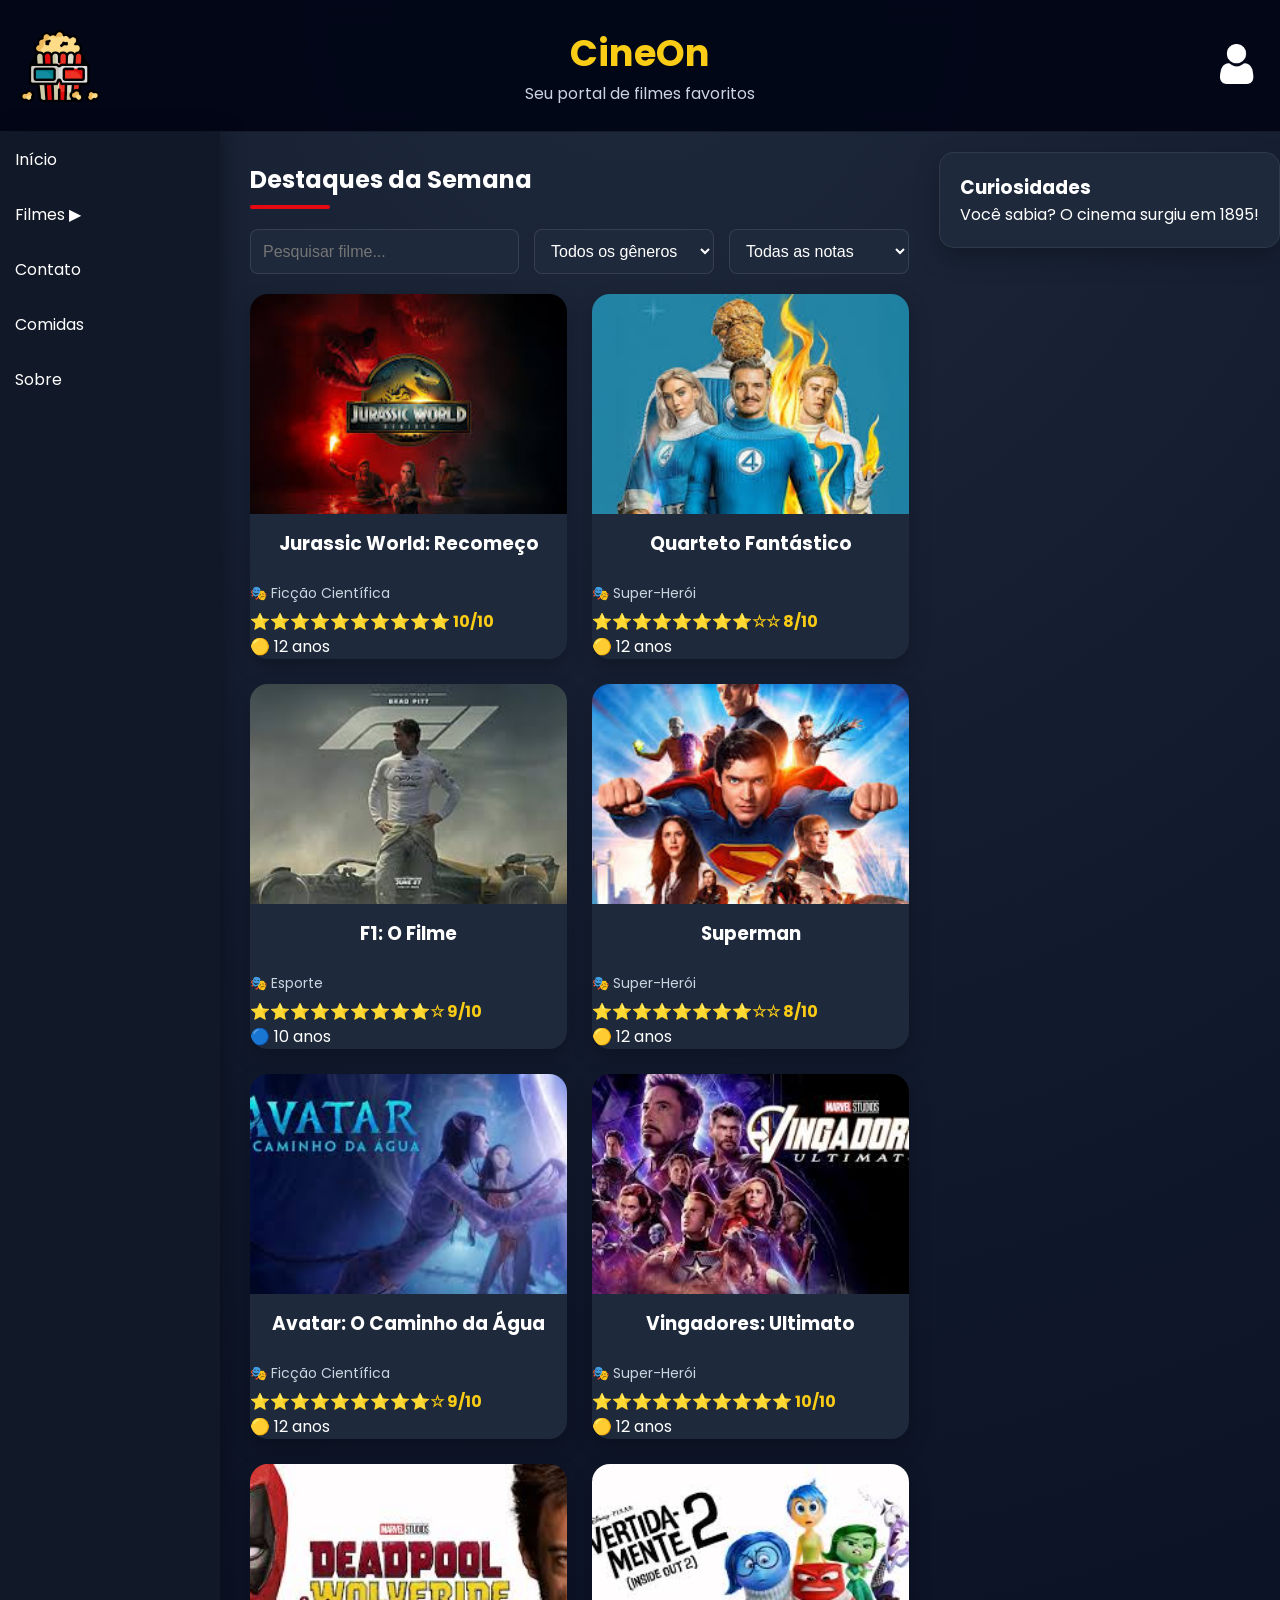
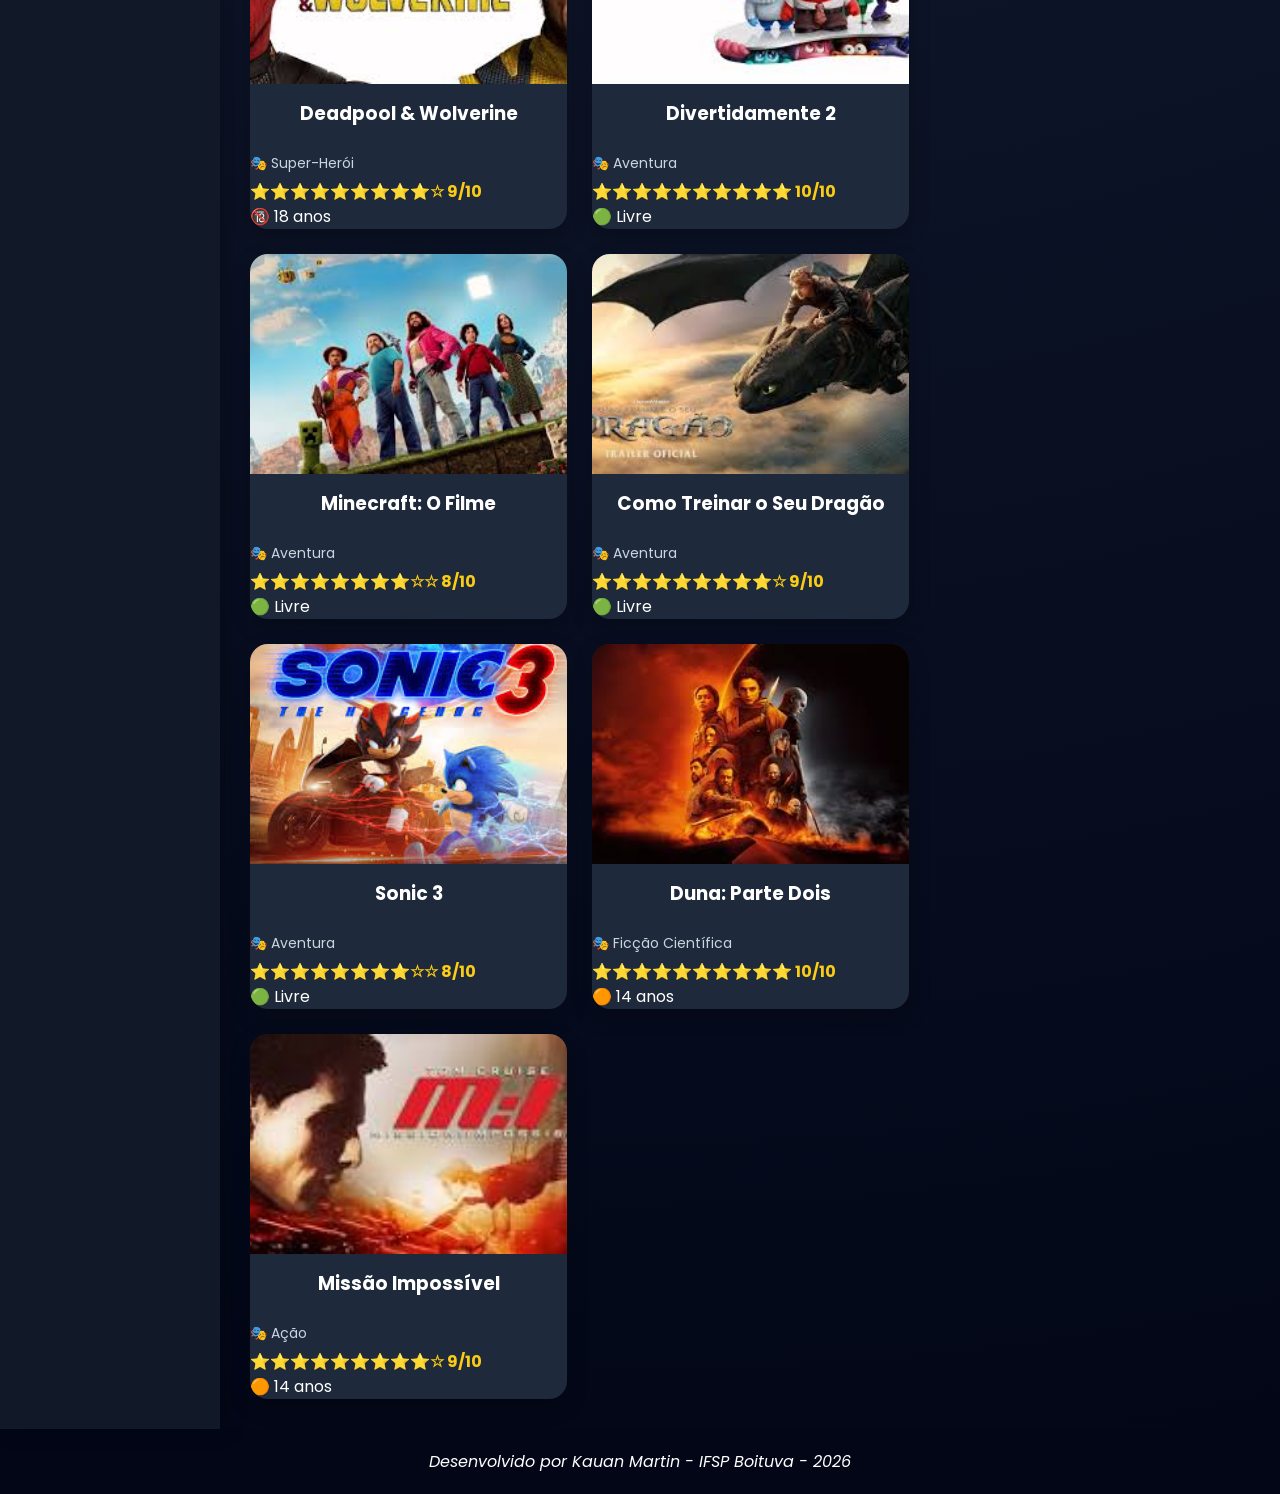
<file: index.html>
<!DOCTYPE html>
<html lang="pt-br">

<head>
    <meta charset="UTF-8">
    <meta name="viewport" content="width=device-width, initial-scale=1.0">
    <title>CineOn</title>
    <link rel="icon" href="imagens/pipoca.ico" type="image/png">
    <link rel="stylesheet" href="estilos/layout.css">
    <link rel="stylesheet" href="estilos/cards.css">
    <link href="https://fonts.googleapis.com/css2?family=Poppins:wght@300;400;500;600;700&display=swap"
        rel="stylesheet">
</head>

<body>
    <header>
        <img src="imagens/pipoca.png" alt="Logo">

        <section>
            <h1>CineOn</h1>
            <p>Seu portal de filmes favoritos</p>
        </section>
        <section class="usuario">
            <span id="areaUsuario"></span>

            <button id="btnCadastro">
                <img src="imagens/perfil.png" alt="Perfil">
            </button>
            <button id="btnLogout" style="display:none;">
                <img src="imagens/sair.png" alt="Logout">
            </button>
        </section>
    </header>

    <nav>
        <ul>
            <li><a href="index.html">Início</a></li>
            <li>
                <a href="#">Filmes ▶</a>
                <ul>
                    <li><a href="paginas/oscar.html">Últimos Vencedores do Oscar</a></li>
                    <li><a href="paginas/embreve.html">Em breve</a></li>

                </ul>
            </li>
            <li><a href="paginas/contato.html">Contato</a></li>
            <li><a href="paginas/comidas.html">Comidas</a></li>
            <li><a href="paginas/sobre.html">Sobre</a></li>
        </ul>
    </nav>

    <main>
        <section>
            <h2>Destaques da Semana</h2>

            <div class="filtros">
                <input type="text" id="pesquisa" placeholder="Pesquisar filme...">

                <select id="filtroGenero">
                    <option value="todos">Todos os gêneros</option>
                    <option value="acao">Ação</option>
                    <option value="aventura">Aventura</option>
                    <option value="ficcao">Ficção Científica</option>
                    <option value="esporte">Esporte</option>
                    <option value="super-heroi">Super-Herói</option>
                </select>

                <select id="filtroNota">
                    <option value="0">Todas as notas</option>
                    <option value="8">8+</option>
                    <option value="9">9+</option>
                    <option value="10">10</option>
                </select>
            </div>



            <article class="cards">
                <a class="filme-card" target="_blank" href="https://www.youtube.com/watch?v=jan5CFWs9ic"
                    data-nome="Jurassic World: Recomeço" data-genero="ficcao" data-nota="10" data-idade="12" data-sinopse="Uma nova expedição viaja para uma ilha remota repleta de dinossauros em busca de material genético capaz de revolucionar a medicina.">
                    <img src="imagens/jurassicworld.jpeg" alt="Jurassic World: Recomeço">
                    <h3>Jurassic World: Recomeço</h3>
                    <p class="genero">🎭 Ficção Científica</p>
                    <p class="nota">⭐⭐⭐⭐⭐⭐⭐⭐⭐⭐ 10/10</p>
                    <p class="classificacao">🟡 12 anos</p>
                </a>

                <a class="filme-card" target="_blank" href="https://www.youtube.com/watch?v=AzMo-FgRp64"
                    data-nome="Quarteto Fantástico" data-genero="super-heroi" data-nota="8" data-idade="12" data-sinopse="Quatro astronautas ganham poderes extraordinários após um acidente cósmico e precisam salvar a Terra de uma ameaça intergaláctica.">
                    <img src="imagens/quarteto.jpeg" alt="Quarteto Fantástico">
                    <h3>Quarteto Fantástico</h3>
                    <p class="genero">🎭 Super-Herói</p>
                    <p class="nota">⭐⭐⭐⭐⭐⭐⭐⭐☆☆ 8/10</p>
                    <p class="classificacao">🟡 12 anos</p>
                </a>

                <a class="filme-card" target="_blank" href="https://www.youtube.com/watch?v=CT2_P2DZBR0"
                    data-nome="F1: O Filme" data-genero="esporte" data-nota="9" data-idade="10" data-sinopse="Um ex-piloto retorna às pistas para orientar uma jovem promessa da Fórmula 1 em busca da vitória.">
                    <img src="imagens/F1.jpeg" alt="F1: O Filme">
                    <h3>F1: O Filme</h3>
                    <p class="genero">🎭 Esporte</p>
                    <p class="nota">⭐⭐⭐⭐⭐⭐⭐⭐⭐☆ 9/10</p>
                    <p class="classificacao">🔵 10 anos</p>
                </a>

                <a class="filme-card" target="_blank" href="https://www.youtube.com/watch?v=Ox8ZLF6cGM0"
                    data-nome="Superman" data-genero="super-heroi" data-nota="8" data-idade="12" data-sinopse="Clark Kent tenta equilibrar sua vida humana enquanto protege o planeta como o poderoso Superman.">
                    <img src="imagens/superman.jpeg" alt="Superman">
                    <h3>Superman</h3>
                    <p class="genero">🎭 Super-Herói</p>
                    <p class="nota">⭐⭐⭐⭐⭐⭐⭐⭐☆☆ 8/10</p>
                    <p class="classificacao">🟡 12 anos</p>
                </a>

                <a class="filme-card" target="_blank" href="https://www.youtube.com/watch?v=d9MyW72ELq0"
                    data-nome="Avatar: O Caminho da Água" data-genero="ficcao" data-nota="9" data-idade="12" data-sinopse="Jake Sully e Neytiri enfrentam novas ameaças enquanto exploram os oceanos e as tribos aquáticas de Pandora.">
                    <img src="imagens/avatar.jpeg" alt="Avatar: O Caminho da Água">
                    <h3>Avatar: O Caminho da Água</h3>
                    <p class="genero">🎭 Ficção Científica</p>
                    <p class="nota">⭐⭐⭐⭐⭐⭐⭐⭐⭐☆ 9/10</p>
                    <p class="classificacao">🟡 12 anos</p>
                </a>

                <a class="filme-card" target="_blank" href="https://www.youtube.com/watch?v=TcMBFSGVi1c"
                    data-nome="Vingadores: Ultimato" data-genero="super-heroi" data-nota="10" data-idade="12" data-sinopse="Os Vingadores enfrentam seu desafio mais difícil: salvar o universo da destruição.">
                    <img src="imagens/vingadores.jpeg" alt="Vingadores: Ultimato">
                    <h3>Vingadores: Ultimato</h3>
                    <p class="genero">🎭 Super-Herói</p>
                    <p class="nota">⭐⭐⭐⭐⭐⭐⭐⭐⭐⭐ 10/10</p>
                    <p class="classificacao">🟡 12 anos</p>
                </a>

                <a class="filme-card" target="_blank" href="https://www.youtube.com/watch?v=73_1biulkYk"
                    data-nome="Deadpool & Wolverine" data-genero="super-heroi" data-nota="9" data-idade="18" data-sinopse="Deadpool e Wolverine enfrentam um novo desafio que os coloca em conflito com uma ameaça que ameaça o universo.">
                    <img src="imagens/deadpool.jpeg" alt="Deadpool & Wolverine">
                    <h3>Deadpool & Wolverine</h3>
                    <p class="genero">🎭 Super-Herói</p>
                    <p class="nota">⭐⭐⭐⭐⭐⭐⭐⭐⭐☆ 9/10</p>
                    <p class="classificacao">🔞 18 anos</p>
                </a>

                <a class="filme-card" target="_blank" href="https://www.youtube.com/watch?v=LEjhY15eCx0"
                    data-nome="Divertidamente 2" data-genero="aventura" data-nota="10" data-idade="Livre" data-sinopse="A vida de Riley muda quando ela se muda para uma nova cidade, enfrentando novas emoções e desafios.">
                    <img src="imagens/divertidamente.jpeg" alt="Divertidamente 2">
                    <h3>Divertidamente 2</h3>
                    <p class="genero">🎭 Aventura</p>
                    <p class="nota">⭐⭐⭐⭐⭐⭐⭐⭐⭐⭐ 10/10</p>
                    <p class="classificacao">🟢 Livre</p>
                </a>

                <a class="filme-card" target="_blank" href="https://www.youtube.com/watch?v=wJO_vIDZn-I"
                    data-nome="Minecraft: O Filme" data-genero="aventura" data-nota="8" data-idade="Livre" data-sinopse="Um jovem explorador se aventura em um mundo de blocos e criaturas misteriosas.">
                    <img src="imagens/minecraft.jpeg" alt="Minecraft: O Filme">
                    <h3>Minecraft: O Filme</h3>
                    <p class="genero">🎭 Aventura</p>
                    <p class="nota">⭐⭐⭐⭐⭐⭐⭐⭐☆☆ 8/10</p>
                    <p class="classificacao">🟢 Livre</p>
                </a>

                <a class="filme-card" target="_blank" href="https://www.youtube.com/watch?v=22w7z_lT6YM"
                    data-nome="Como Treinar o Seu Dragão" data-genero="aventura" data-nota="9" data-idade="Livre" data-sinopse="Hiccup e Toothless enfrentam novas ameaças enquanto exploram o mundo dos dragões.">
                    <img src="imagens/dragao.jpeg" alt="Como Treinar o Seu Dragão">
                    <h3>Como Treinar o Seu Dragão</h3>
                    <p class="genero">🎭 Aventura</p>
                    <p class="nota">⭐⭐⭐⭐⭐⭐⭐⭐⭐☆ 9/10</p>
                    <p class="classificacao">🟢 Livre</p>
                </a>

                <a class="filme-card" target="_blank" href="https://www.youtube.com/watch?v=qSu6i2iFMO0"
                    data-nome="Sonic 3" data-genero="aventura" data-nota="8" data-idade="Livre" data-sinopse="Sonic se une a Tails e Knuckles para enfrentar o vilão Dr. Eggman e salvar seu reino.">
                    <img src="imagens/sonic.jpeg" alt="Sonic 3">
                    <h3>Sonic 3</h3>
                    <p class="genero">🎭 Aventura</p>
                    <p class="nota">⭐⭐⭐⭐⭐⭐⭐⭐☆☆ 8/10</p>
                    <p class="classificacao">🟢 Livre</p>
                </a>

                <a class="filme-card" target="_blank" href="https://www.youtube.com/watch?v=Way9Dexny3w"
                    data-nome="Duna: Parte Dois" data-genero="ficcao" data-nota="10" data-idade="14" data-sinopse="Paul Atreides enfrenta os desafios de liderar a rebelião e proteger sua família em um universo em transformação.">
                    <img src="imagens/duna.jpeg" alt="Duna: Parte Dois">
                    <h3>Duna: Parte Dois</h3>
                    <p class="genero">🎭 Ficção Científica</p>
                    <p class="nota">⭐⭐⭐⭐⭐⭐⭐⭐⭐⭐ 10/10</p>
                    <p class="classificacao">🟠 14 anos</p>
                </a>

                <a class="filme-card" target="_blank" href="https://www.youtube.com/watch?v=fsQgc9pCyDU"
                    data-nome="Missão Impossível" data-genero="acao" data-nota="9" data-idade="14" data-sinopse="Ethan Hunt e sua equipe enfrentam um novo desafio que os coloca em conflito com uma ameaça que ameaça o mundo.">
                    <img src="imagens/missao.jpeg" alt="Missão Impossível">
                    <h3>Missão Impossível</h3>
                    <p class="genero">🎭 Ação</p>
                    <p class="nota">⭐⭐⭐⭐⭐⭐⭐⭐⭐☆ 9/10</p>
                    <p class="classificacao">🟠 14 anos</p>
                </a>
            </article>
        </section>
    </main>

    <aside>
        <h3>Curiosidades</h3>
        <p>Você sabia? O cinema surgiu em 1895!</p>
    </aside>

    <footer>
        <address>Desenvolvido por Kauan Martin - IFSP Boituva - 2026</address>
    </footer>

    <div id="modalCadastro" class="modal">

        <form id="cadastro">

            <h2>Cadastro</h2>

            <input type="text" id="nomeUsuario" placeholder="Nome" required>

            <input type="date" id="idadeUsuario" required>

            <input type="email" id="emailUsuario" placeholder="E-mail" required>

            <input type="password" id="senhaUsuario" placeholder="Senha" required>

            <button type="submit">
                Entrar
            </button>

        </form>

    </div>
    <aside id="painelFilme">

        <button id="fecharPainel">✖</button>

        <h2 id="tituloFilme"></h2>

        <p id="sinopseFilme"></p>

        <p id="notaFilme"></p>

        <p id="idadeFilme"></p>

        <a id="btnTrailer" target="_blank">
            ▶ Ver Trailer
        </a>

        <a id="btnFilme" target="_blank">
            🎬 Assistir Filme
        </a>

    </aside>
    <script src="script/filtros.js"></script>
    <script src="script/cadastro.js"></script>
    <script src="script/filmes.js"></script>
</body>

</html>
</file>
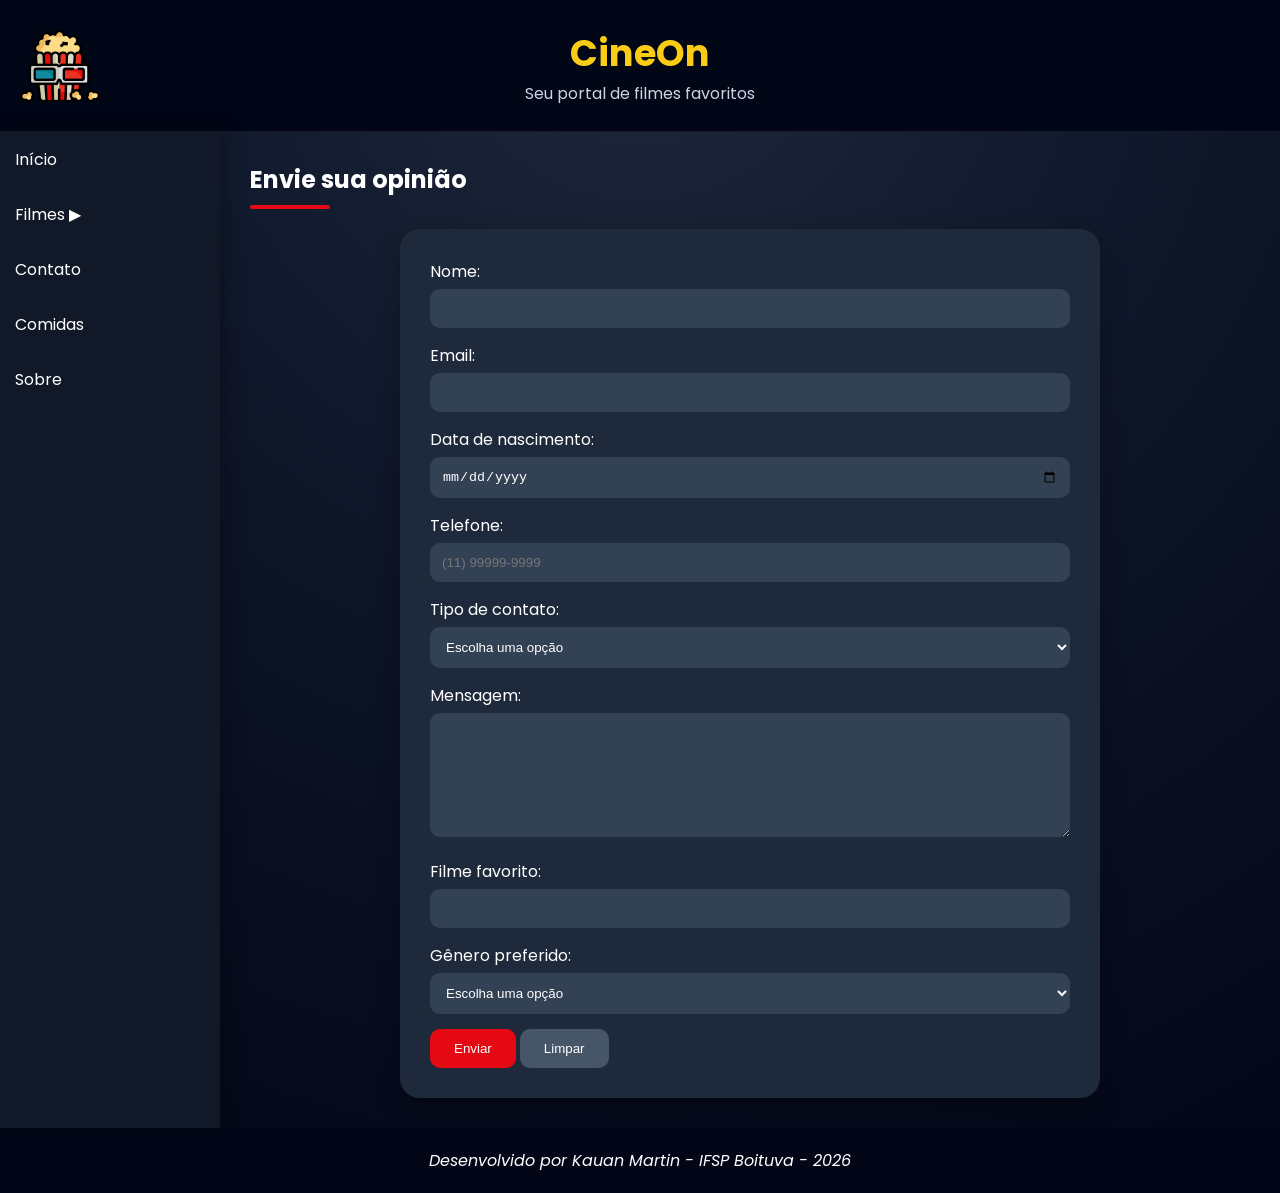
<file: paginas/contato.html>
<!DOCTYPE html>
<html lang="pt-br">

<head>
    <meta charset="UTF-8">
    <title>Contato - CineOn</title>
    <link rel="stylesheet" href="../estilos/layout.css">
    <link rel="stylesheet" href="../estilos/formulario.css">
    <script src="../script/contato.js" defer></script>
    <link rel="icon" href="../imagens/pipoca.ico" type="image/png">
    <link href="https://fonts.googleapis.com/css2?family=Poppins:wght@300;400;500;600;700&display=swap" rel="stylesheet">
</head>

<body>

    <header>
        <img src="../imagens/pipoca.png" alt="Logo">

        <section>
            <h1>CineOn</h1>
            <p>Seu portal de filmes favoritos</p>
        </section>
        <section class="usuario">
            <span id="areaUsuario"></span>
        </section>
    </header>

    <nav>
        <ul>
            <li><a href="../index.html">Início</a></li>
            <li>
                <a href="#">Filmes ▶</a>
                <ul>
                    <li><a href="oscar.html">Últimos Vencedores do Oscar</a></li>
                    <li><a href="embreve.html">Em breve</a></li>
                    
                </ul>
            </li>
            <li><a href="contato.html">Contato</a></li>
            <li><a href="comidas.html">Comidas</a></li>
            <li><a href="sobre.html">Sobre</a></li>
        </ul>
    </nav>

    <main>

        <section>
            <article>
                <h2>Envie sua opinião</h2>

                <form id="formulario">

                    <label>Nome:
                        <input type="text" id="nome" required>
                    </label>

                    <label>Email:
                        <input type="email" id="email" required>
                    </label>

                    <label>Data de nascimento:
                        <input type="date" id="idade">
                    </label>

                    <label>Telefone:
                        <input type="tel" id="telefone" placeholder="(11) 99999-9999">
                    </label>

                    <label>Tipo de contato:
                        <select id="tipoContato">
                            <option value="">Escolha uma opção</option>
                            <option>Dúvida</option>
                            <option>Sugestão</option>
                            <option>Elogio</option>
                            <option>Reclamação</option>
                        </select>
                    </label>

                    <label>Mensagem:
                        <textarea id="mensagem" rows="5"></textarea>
                    </label>

                    <label>Filme favorito:
                        <input type="text" id="filme">
                    </label>

                    <label>Gênero preferido:
                        <select id="genero">
                            <option value="">Escolha uma opção</option>
                            <option>Ação</option>
                            <option>Comédia</option>
                            <option>Terror</option>
                            <option>Ficção Científica</option>
                            <option>Super-Herói</option>
                            <option>Aventura</option>
                            <option>Esporte</option>
                            <option>Outro</option>
                        </select>
                    </label>

                    <button type="submit">Enviar</button>
                    <button type="reset">Limpar</button>

                </form>

                <section>
                    <p id="resultado"></p>
                </section>

            </article>
        </section>

    </main>

    <footer>
        <address>Desenvolvido por Kauan Martin - IFSP Boituva - 2026</address>
    </footer>
    <script src="../script/cadastro.js"></script>
</body>

</html>
</file>
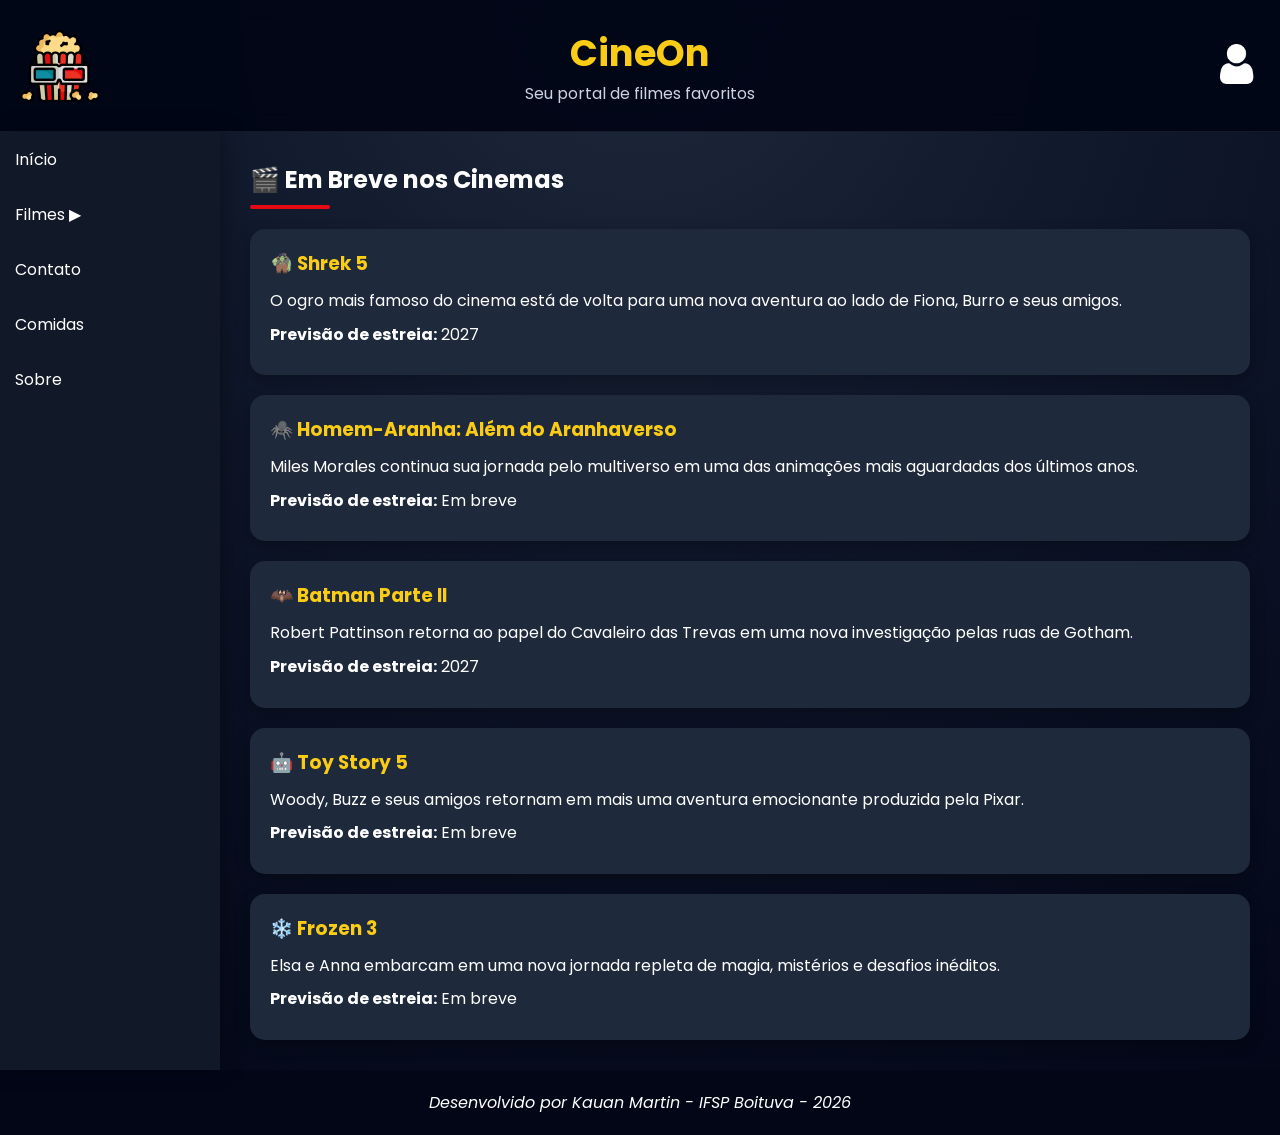
<file: paginas/embreve.html>
<!DOCTYPE html>
<html lang="pt-br">
<style>
    section article {
        background: #1e293b;
        padding: 20px;
        border-radius: 15px;
        margin-top: 20px;
        box-shadow: 0 5px 15px rgba(0,0,0,.3);
        transition: .3s;
    }

    section article:hover{
        transform: translateY(-5px);
    }

    section article h3 {
        color: #facc15;
        margin-bottom: 10px;
    }

    section article p{
        line-height: 1.6;
        margin-bottom: 8px;
    }
</style>

<head>
    <meta charset="UTF-8">
    <title>Em Breve</title>
    <link rel="stylesheet" href="../estilos/layout.css">
    <link rel="icon" href="../imagens/pipoca.ico" type="image/png">
    <link href="https://fonts.googleapis.com/css2?family=Poppins:wght@300;400;500;600;700&display=swap" rel="stylesheet">
</head>

<body>

    <header>
        <img src="../imagens/pipoca.png" alt="Logo">

        <section>
            <h1>CineOn</h1>
            <p>Seu portal de filmes favoritos</p>
        </section>
        <section class="usuario">
            <span id="areaUsuario"></span>

            <button id="btnCadastro">
                <img src="../imagens/perfil.png" alt="Perfil">
            </button>
            <button id="btnLogout" style="display:none;">
                <img src="../imagens/sair.png" alt="Logout">
            </button>
        </section>
    </header>

    <nav>
        <ul>
            <li><a href="../index.html">Início</a></li>
            <li>
                <a href="#">Filmes ▶</a>
                <ul>
                    <li><a href="oscar.html">Últimos Vencedores do Oscar</a></li>
                    <li><a href="embreve.html">Em breve</a></li>
                    
                </ul>
            </li>
            <li><a href="contato.html">Contato</a></li>
            <li><a href="comidas.html">Comidas</a></li>
            <li><a href="sobre.html">Sobre</a></li>
        </ul>
    </nav>

    <main>
        <section>

            <h2>🎬 Em Breve nos Cinemas</h2>

            <article>
                <h3>🧌 Shrek 5</h3>
                <p>
                    O ogro mais famoso do cinema está de volta para uma nova aventura
                    ao lado de Fiona, Burro e seus amigos.
                </p>
                <p><strong>Previsão de estreia:</strong> 2027</p>
            </article>

            <article>
                <h3>🕷️ Homem-Aranha: Além do Aranhaverso</h3>
                <p>
                    Miles Morales continua sua jornada pelo multiverso em uma das
                    animações mais aguardadas dos últimos anos.
                </p>
                <p><strong>Previsão de estreia:</strong> Em breve</p>
            </article>

            <article>
                <h3>🦇 Batman Parte II</h3>
                <p>
                    Robert Pattinson retorna ao papel do Cavaleiro das Trevas em uma
                    nova investigação pelas ruas de Gotham.
                </p>
                <p><strong>Previsão de estreia:</strong> 2027</p>
            </article>

            <article>
                <h3>🤖 Toy Story 5</h3>
                <p>
                    Woody, Buzz e seus amigos retornam em mais uma aventura emocionante
                    produzida pela Pixar.
                </p>
                <p><strong>Previsão de estreia:</strong> Em breve</p>
            </article>

            <article>
                <h3>❄️ Frozen 3</h3>
                <p>
                    Elsa e Anna embarcam em uma nova jornada repleta de magia,
                    mistérios e desafios inéditos.
                </p>
                <p><strong>Previsão de estreia:</strong> Em breve</p>
            </article>

        </section>
    </main>

    <footer>
        <address>Desenvolvido por Kauan Martin - IFSP Boituva - 2026</address>
    </footer>

    <div id="modalCadastro" class="modal">

        <form id="cadastro">

            <h2>Cadastro</h2>

            <input type="text" id="nomeUsuario" placeholder="Nome" required>

            <input type="date" id="idadeUsuario" required>

            <input type="email" id="emailUsuario" placeholder="E-mail" required>

            <input type="password" id="senhaUsuario" placeholder="Senha" required>

            <button type="submit">
                Entrar
            </button>

        </form>

    </div>
    <script src="../script/cadastro.js"></script>
</body>

</html>
</file>
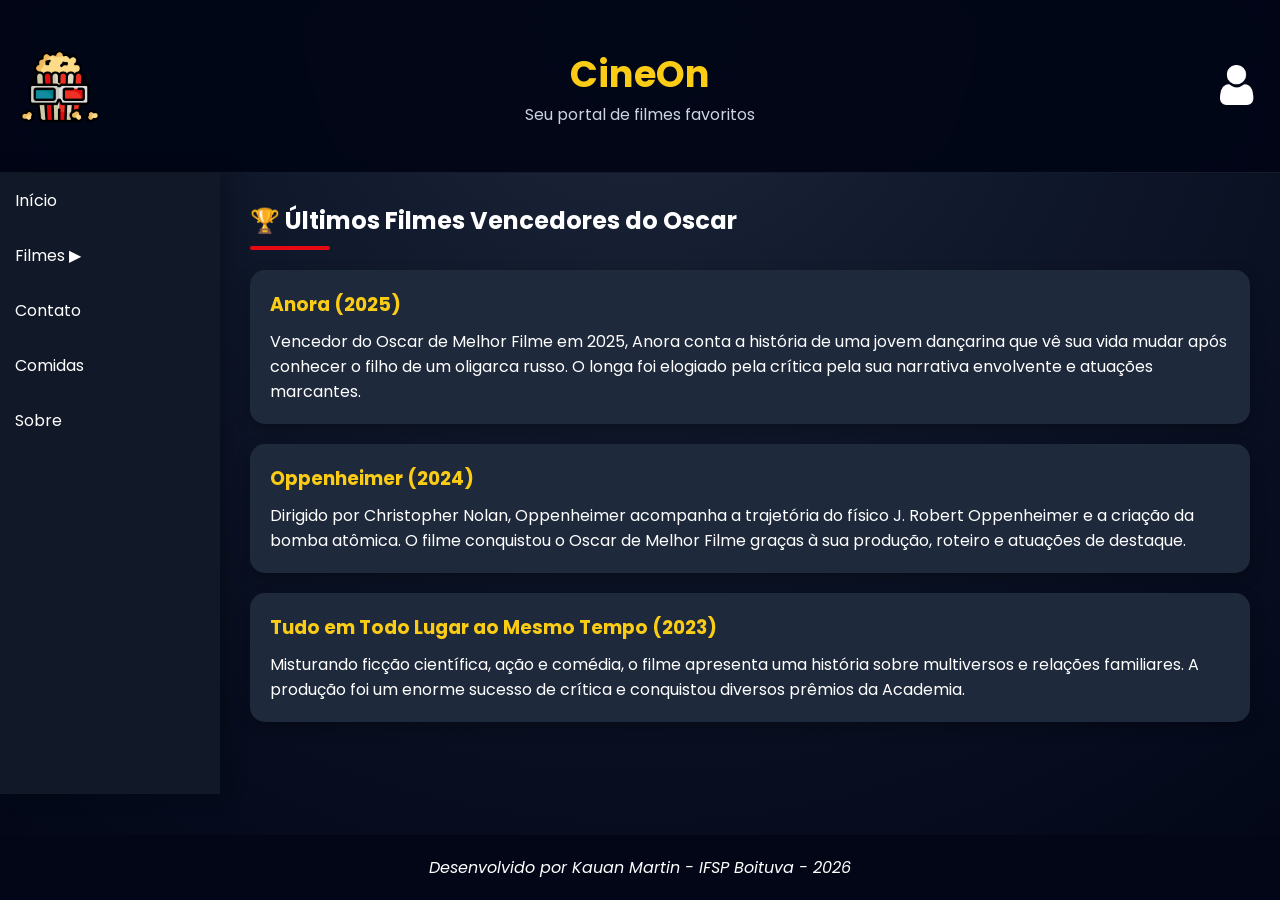
<file: paginas/oscar.html>
<!DOCTYPE html>
<html lang="pt-br">
<style>
    section article{
    background:#1e293b;
    padding:20px;
    border-radius:15px;
    margin-top:20px;
    box-shadow:0 5px 15px rgba(0,0,0,.3);
    }

    section article h3{
        color:#facc15;
        margin-bottom:10px;
    }
</style>
<head>
    <meta charset="UTF-8">
    <title>Últimos Vencedores do Oscar</title>
    <link rel="stylesheet" href="../estilos/layout.css">
    <link rel="stylesheet" href="../estilos/cards.css">
    <link rel="icon" href="../imagens/pipoca.ico" type="image/png">
    <link href="https://fonts.googleapis.com/css2?family=Poppins:wght@300;400;500;600;700&display=swap" rel="stylesheet">
</head>

<body>

    <header>
        <img src="../imagens/pipoca.png" alt="Logo">

        <section>
            <h1>CineOn</h1>
            <p>Seu portal de filmes favoritos</p>
        </section>
        <section class="usuario">
            <span id="areaUsuario"></span>

            <button id="btnCadastro">
                <img src="../imagens/perfil.png" alt="Perfil">
            </button>
            <button id="btnLogout" style="display:none;">
                <img src="../imagens/sair.png" alt="Logout">
            </button>
        </section>
    </header>

    <nav>
        <ul>
            <li><a href="../index.html">Início</a></li>
            <li>
                <a href="#">Filmes ▶</a>
                <ul>
                    <li><a href="oscar.html">Últimos Vencedores do Oscar</a></li>
                    <li><a href="embreve.html">Em breve</a></li>
                    
                </ul>
            </li>
            <li><a href="contato.html">Contato</a></li>
            <li><a href="comidas.html">Comidas</a></li>
            <li><a href="sobre.html">Sobre</a></li>
        </ul>
    </nav>

    <main>
        <section>
            <h2>🏆 Últimos Filmes Vencedores do Oscar</h2>

            <article>
                <h3>Anora (2025)</h3>
                <p>
                    Vencedor do Oscar de Melhor Filme em 2025, Anora conta a história
                    de uma jovem dançarina que vê sua vida mudar após conhecer o filho
                    de um oligarca russo. O longa foi elogiado pela crítica pela sua
                    narrativa envolvente e atuações marcantes.
                </p>
            </article>

            <article>
                <h3>Oppenheimer (2024)</h3>
                <p>
                    Dirigido por Christopher Nolan, Oppenheimer acompanha a trajetória
                    do físico J. Robert Oppenheimer e a criação da bomba atômica. O
                    filme conquistou o Oscar de Melhor Filme graças à sua produção,
                    roteiro e atuações de destaque.
                </p>
            </article>

            <article>
                <h3>Tudo em Todo Lugar ao Mesmo Tempo (2023)</h3>
                <p>
                    Misturando ficção científica, ação e comédia, o filme apresenta uma
                    história sobre multiversos e relações familiares. A produção foi um
                    enorme sucesso de crítica e conquistou diversos prêmios da Academia.
                </p>
            </article>
        </section>
    </main>

    <footer>
        <address>Desenvolvido por Kauan Martin - IFSP Boituva - 2026</address>
    </footer>
    <div id="modalCadastro" class="modal">

        <form id="cadastro">

            <h2>Cadastro</h2>

            <input type="text" id="nomeUsuario" placeholder="Nome" required>

            <input type="date" id="idadeUsuario" required>

            <input type="email" id="emailUsuario" placeholder="E-mail" required>

            <input type="password" id="senhaUsuario" placeholder="Senha" required>

            <button type="submit">
                Entrar
            </button>

        </form>

    </div>
    <script src="../script/cadastro.js"></script>
</body>

</html>
</file>
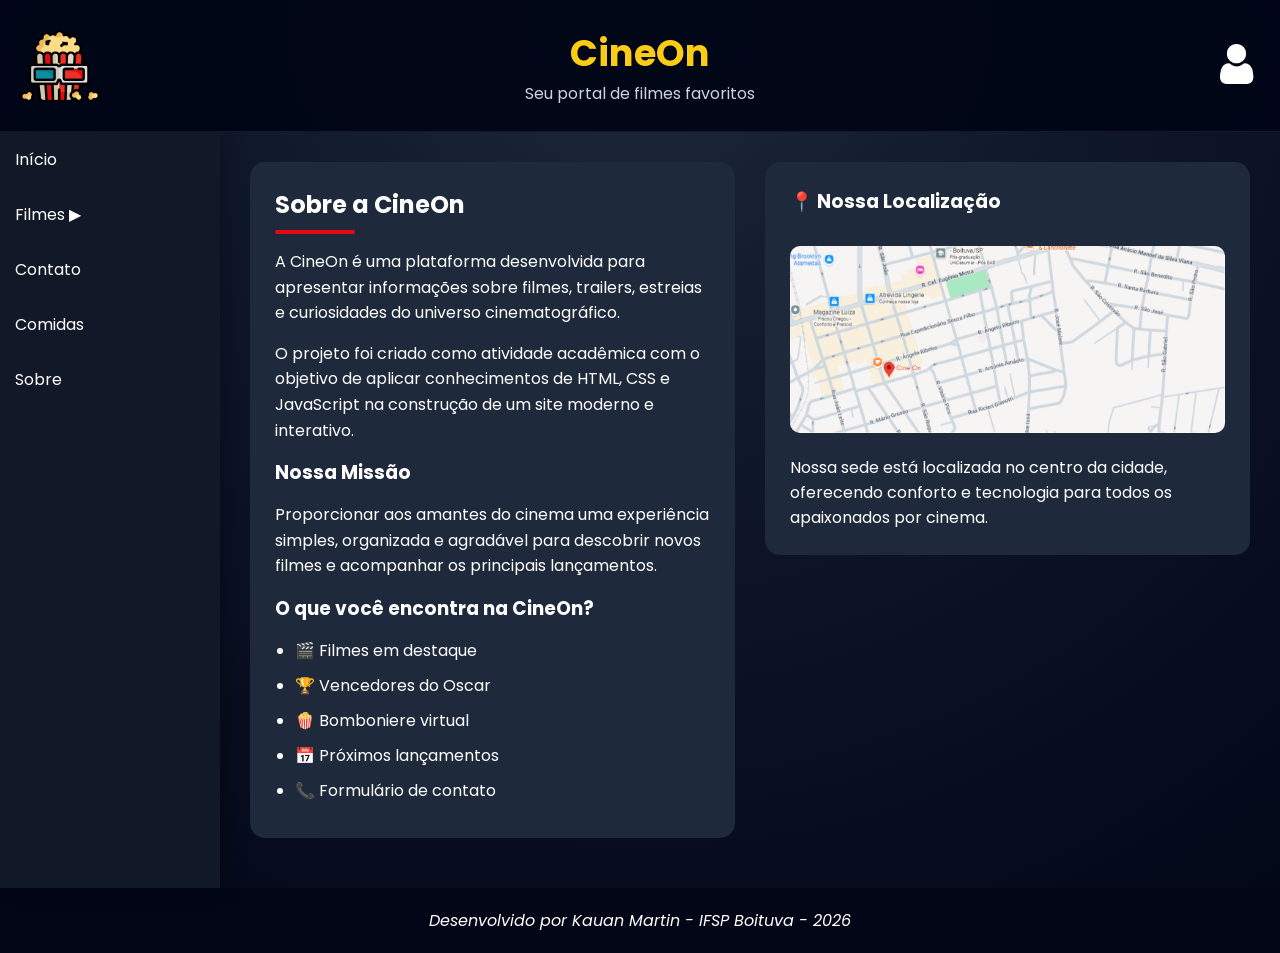
<file: paginas/sobre.html>
<!DOCTYPE html>
<html lang="pt-br">

<head>
    <meta charset="UTF-8">
    <meta name="viewport" content="width=device-width, initial-scale=1.0">
    <title>CineOn</title>
    <link rel="icon" href="../imagens/pipoca.ico" type="image/png">
    <link rel="stylesheet" href="../estilos/layout.css">
    <link href="https://fonts.googleapis.com/css2?family=Poppins:wght@300;400;500;600;700&display=swap" rel="stylesheet">
</head>

<body>
    <header>
        <img src="../imagens/pipoca.png" alt="Logo">

        <section>
            <h1>CineOn</h1>
            <p>Seu portal de filmes favoritos</p>
        </section>
        <section class="usuario">
            <span id="areaUsuario"></span>

            <button id="btnCadastro">
                <img src="../imagens/perfil.png" alt="Perfil">
            </button>
            <button id="btnLogout" style="display:none;">
                <img src="../imagens/sair.png" alt="Logout">
            </button>
        </section>
    </header>

    <nav>
        <ul>
            <li><a href="../index.html">Início</a></li>
            <li>
                <a href="#">Filmes ▶</a>
                <ul>
                    <li><a href="oscar.html">Últimos Vencedores do Oscar</a></li>
                    <li><a href="embreve.html">Em breve</a></li>
                    
                </ul>
            </li>
            <li><a href="contato.html">Contato</a></li>
            <li><a href="comidas.html">Comidas</a></li>
            <li><a href="sobre.html">Sobre</a></li>
        </ul>
    </nav>

    <main>

        <section class="sobre">

            <h2>Sobre a CineOn</h2>

            <p>
                A CineOn é uma plataforma desenvolvida para apresentar
                informações sobre filmes, trailers, estreias e curiosidades do
                universo cinematográfico.
            </p>

            <p>
                O projeto foi criado como atividade acadêmica com o objetivo de
                aplicar conhecimentos de HTML, CSS e JavaScript na construção
                de um site moderno e interativo.
            </p>

            <h3>Nossa Missão</h3>

            <p>
                Proporcionar aos amantes do cinema uma experiência simples,
                organizada e agradável para descobrir novos filmes e acompanhar
                os principais lançamentos.
            </p>

            <h3>O que você encontra na CineOn?</h3>

            <ul>
                <li>🎬 Filmes em destaque</li>
                <li>🏆 Vencedores do Oscar</li>
                <li>🍿 Bomboniere virtual</li>
                <li>📅 Próximos lançamentos</li>
                <li>📞 Formulário de contato</li>
            </ul>

        </section>

        <section class="localizacao">

            <h3>📍 Nossa Localização</h3>

            <a href="https://www.google.com/maps/@-23.2844421,-47.6732218,3427m/data=!3m1!1e3?entry=ttu&g_ep=EgoyMDI2MDYxMy4wIKXMDSoASAFQAw%3D%3D"><img src="../imagens/mapscineon.png"
                alt="Mapa da CineOn">
</a>
            <p>
                Nossa sede está localizada no centro da cidade,
                oferecendo conforto e tecnologia para todos os apaixonados
                por cinema.
            </p>

        </section>

    </main>

    <footer>
        <address>Desenvolvido por Kauan Martin - IFSP Boituva - 2026</address>
    </footer>
    <div id="modalCadastro" class="modal">

        <form id="cadastro">

            <h2>Cadastro</h2>

            <input type="text" id="nomeUsuario" placeholder="Nome" required>

            <input type="date" id="idadeUsuario" required>

            <input type="email" id="emailUsuario" placeholder="E-mail" required>

            <input type="password" id="senhaUsuario" placeholder="Senha" required>

            <button type="submit">
                Entrar
            </button>

        </form>

    </div>

    <script src="../script/cadastro.js"></script>
</body>

</html>
</file>
<file: estilos/layout.css>
* {
    margin: 0;
    padding: 0;
    box-sizing: border-box
}

body{
    font-family:'Poppins',sans-serif;
    background:
    radial-gradient(circle at top,
    #1e293b 0%,
    #0f172a 40%,
    #020617 100%);
    color:white;
    min-height:100vh;
    display:flex;
    flex-wrap:wrap;
}
header{
    background:rgba(2,6,23,.95);
    backdrop-filter:blur(10px);
    border-bottom:1px solid rgba(255,255,255,.08);
    padding:25px;
    text-align: center;
    display:flex;
    align-items:center;
    justify-content:center;
    position:relative;
    width: 100%;
}

header h1{
    font-size:2.3rem;
    color:#facc15;
}

header p{
    color:#cbd5e1;
}

header > img{
    position:absolute;
    left:20px;
    width:80px;
}

.usuario{
    position:absolute;
    right:20px;
    display:flex;
    align-items:center;
    gap:10px;
}

#btnCadastro{
    background:none;
    border:none;
    cursor:pointer;
}

#btnCadastro img{
    position:static;
    width:40px;
    height:40px;
}

.modal{
    display:none;
    position:fixed;
    top:0;
    left:0;
    width:100%;
    height:100%;
    background:rgba(0,0,0,.7);

    justify-content:center;
    align-items:center;

    z-index:5000;
}

.modal form{
    background:#1e293b;
    padding:30px;
    border-radius:15px;

    width:350px;

    display:flex;
    flex-direction:column;
    gap:15px;
    box-shadow:
    0 15px 40px rgba(0,0,0,.5);
}

.modal h2{
    text-align:center;
}

.modal input{
    padding:12px;
    border:none;
    border-radius:8px;
}

.modal button{
    padding:12px;
    border:none;
    border-radius:8px;
    background:#e50914;
    color:white;
    cursor:pointer;
    transition:.3s;
}

.modal button:hover{
    background:#ff1f2d;
}

#painelFilme{
    position:fixed;
    top:120px;
    right:-450px;

    width:400px;
    max-width:90%;

    background:#1e293b;

    padding:25px;

    border-radius:15px 0 0 15px;

    box-shadow:
    -10px 0 30px rgba(0,0,0,.4);

    transition:.4s;

    z-index:9999;
}

#painelFilme.ativo{
    right:0;
}

#painelFilme h2{
    margin-bottom:15px;
}

#painelFilme p{
    margin-bottom:10px;
    line-height:1.5;
}

#painelFilme a{
    display:block;

    text-align:center;

    text-decoration:none;

    background:#e50914;

    color:white;

    padding:12px;

    border-radius:8px;

    margin-top:10px;
}

#fecharPainel{
    position:absolute;

    top:10px;
    right:10px;

    background:none;

    border:none;

    color:white;

    cursor:pointer;

    font-size:18px;
}

footer {
    background: #020617;
    padding: 20px;
    text-align: center;
    width: 100%;
    margin-top: auto;
}

nav {
    width: 220px;
    background: #111827;
    position:relative;
    z-index:1000;
    box-shadow:
    5px 0 20px rgba(0,0,0,.3);
}

nav ul {
    list-style: none
}

nav li {
    position: relative
}

nav a {
    display: block;
    padding: 15px;
    text-decoration: none;
    color: white;
    transition: .3s;
}

nav a:hover {
    background:#e50914;
    padding-left:25px;
}

nav ul ul {
    display: none;
    position: absolute;
    left: 100%;
    top: 0;
    width: 200px;
    background: #1f2937;
    z-index:1001;
}

nav li:hover>ul {
    display: block;
}

main {
    padding: 30px;
    flex:1;
    display:flex;
    gap:30px;
    align-items: flex-start;
}

section{
    flex:4;
}

aside {
    background:#1e293b;
    border:1px solid rgba(255,255,255,.08);
    box-shadow:
    0 10px 25px rgba(0,0,0,.25);
    padding: 20px;
    border-radius: 15px;
    flex:1;
    width: auto;
    max-width: 400px;
    margin: 20px auto;
    flex:none; 
    align-self:flex-start; 
}

.filtros{
    display:flex;
    gap:15px;
    flex-wrap:wrap;
    margin:20px 0;
}

.filtros input,
.filtros select{
    padding:12px;
    border-radius:8px;
    background:#1e293b;
    border:1px solid rgba(255,255,255,.1);
    transition:.3s;
    color:white;
    font-size:16px;
}

.filtros input:hover,
.filtros select:hover{
    border-color:#e50914;
}

.filtros input{
    flex:1;
    min-width:250px;
}

.filtros select{
    min-width:180px;
}

.filtros input:focus,
.filtros select:focus{
    outline:2px solid #e50914;
}

.sobre,
.localizacao{
    background:#1e293b;
    padding:25px;
    border-radius:15px;
    margin-bottom:20px;
}

.sobre h2,
.sobre h3,
.localizacao h3{
    margin-bottom:15px;
}

.sobre p{
    margin-bottom:15px;
    line-height:1.6;
}

.sobre ul{
    margin-left:20px;
}

.sobre li{
    margin-bottom:10px;
}

.localizacao img{
    width:100%;
    max-width:700px;
    border-radius:10px;
    margin:15px 0;
}

h2{
    position:relative;
    margin-bottom:20px;
}

h2::after{
    content:"";
    display:block;
    width:80px;
    height:4px;
    background:#e50914;
    border-radius:10px;
    margin-top:8px;
}

#btnLogout{
    background:#e50914;
    color:white;
    border:none;
    padding:8px 15px;
    border-radius:8px;
    cursor:pointer;
    font-weight:600;
    transition:.3s;
}


#btnLogout img{
    width:40px;
    height:40px;
    object-fit:contain;
}

#btnLogout:hover{
    background:#ff2d38;
}

@media (max-width: 767px){

    /* HEADER */

    header{
        flex-direction:column;
        gap:15px;
        padding:20px 10px;
    }

    header img{
        position:static;
        width:60px;
    }

    .usuario{
        position:static;
    }

    /* MENU */

    nav{
        width:100%;
    }

    nav ul ul{
        position:static;
        width:100%;
        display:none;
    }

    nav li:hover > ul{
        display:block;
    }

    /* CONTEÚDO */

    main{
        flex-direction:column;
        padding:15px;
        gap:20px;
    }

    section{
        width:100%;
    }

    aside{
        width:100%;
    }

    /* FILTROS */

    .filtros{
        flex-direction:column;
    }

    .filtros input,
    .filtros select{
        width:100%;
        min-width:unset;
    }

    /* MODAL */

    .modal form{
        width:90%;
        max-width:350px;
    }

    /* SOBRE */

    .localizacao img{
        width:100%;
        max-width:100%;
    }

}
</file>
<file: estilos/cards.css>
.cards {
    display: grid;
    grid-template-columns: repeat(auto-fit, minmax(250px, 1fr));
    gap: 25px;
    margin-top: 20px;
}

.filme-card {
    background: #1e293b;
    border-radius: 18px;
    overflow: hidden;
    text-decoration: none;
    color: white;
    position: relative;
    box-shadow: 0 10px 25px rgba(0, 0, 0, .3);
    transition: .3s;
    z-index:1;
    box-shadow:
    0 8px 20px rgba(0,0,0,.25);
    display:flex;
    flex-direction:column;
}

.filme-card:hover{
    transform:
    translateY(-8px)
    scale(1.03);

    box-shadow:
    0 15px 30px rgba(0,0,0,.4);
}

.filme-card img {
    width: 100%;
    height: 220px;
    object-fit: cover;
    transition: .3s;
}

.filme-card:hover img {
    transform: scale(1.08);
}

.overlay {
    position: absolute;
    top: 0;
    left: 0;
    right: 0;
    height: 220px;
    display: flex;
    align-items: center;
    justify-content: center;
    background: rgba(0, 0, 0, .7);
    opacity: 0;
    transition: .3s;
    font-size: 1.3rem;
    font-weight: bold;
}

.filme-card:hover .overlay {
    opacity: 1;
}

.filme-card h3 {
    padding: 15px;
    text-align: center;
}

.genero{
    color:#cbd5e1;
    margin-top:10px;
    font-size:14px;
}

.nota{
    color:#facc15;
    font-weight:bold;
    margin-top:5px;
}

#carrinho{
    background:#1e293b;
    padding:20px;
    border-radius:15px;
    margin-top:30px;
}

#listaCarrinho{
    list-style:none;
    margin:15px 0;
}

#listaCarrinho li{
    padding:8px 0;
    border-bottom:1px solid rgba(255,255,255,.1);
}

.btnCarrinho{
    margin-top: auto;
    padding:10px;
    width:100%;
    border:none;
    border-radius:8px;
    background:#e50914;
    color:white;
    cursor:pointer;
}

#btnFinalizar{
    width:100%;
    margin-top:15px;
    padding:12px;
    border:none;
    border-radius:8px;
    background:#22c55e;
    color:white;
    font-size:16px;
    font-weight:bold;
    cursor:pointer;
    transition:.3s;
}

#btnFinalizar:hover{
    background:#16a34a;
}

@media (max-width: 767px){


    .cards{
        grid-template-columns: 1fr;
        gap:20px;
    }

    .filme-card{
        border-radius:15px;
    }

    .filme-card img{
        height:200px;
    }

    .overlay{
        height:200px;
        font-size:1.1rem;
    }

    .filme-card h3{
        padding:12px;
        font-size:1rem;
    }

    .genero{
        font-size:13px;
    }

    .nota{
        font-size:14px;
    }


    #carrinho{
        padding:15px;
    }

    #listaCarrinho li{
        font-size:14px;
    }

    .btnCarrinho,
    #btnFinalizar{
        width:100%;
        font-size:14px;
    }

}
</file>
<file: estilos/formulario.css>
form {
    max-width: 700px;
    width: 90%;
    margin: auto;
    background: #1e293b;
    padding: 30px;
    border-radius: 20px;
    box-shadow: 0 10px 25px rgba(0,0,0,.3);
}

form input,
form textarea,
form select {
    width: 100%;
    padding: 12px;
    margin-top: 5px;
    margin-bottom: 15px;
    border: none;
    border-radius: 10px;
    background: #334155;
    color: white;
    box-sizing: border-box;
}

form button {
    padding: 12px 24px;
    border: none;
    border-radius: 10px;
    cursor: pointer;
    transition: .3s;
}

button[type="submit"] {
    background: #e50914;
    color: white;
}

button[type="reset"] {
    background: #475569;
    color: white;
}

textarea {
    width: 100%;
    padding: 10px;
    border-radius: 8px;
    border: none;
    resize: vertical;
    font-family: inherit;
    box-sizing: border-box;
}

@media (max-width: 767px){

    form{
        width:90%;
        padding:20px;
        border-radius:15px;
    }

    form input,
    form textarea,
    form select{
        padding:10px;
        font-size:14px;
    }

    form button{
        width:100%;
        margin-bottom:10px;
    }

}
</file>
